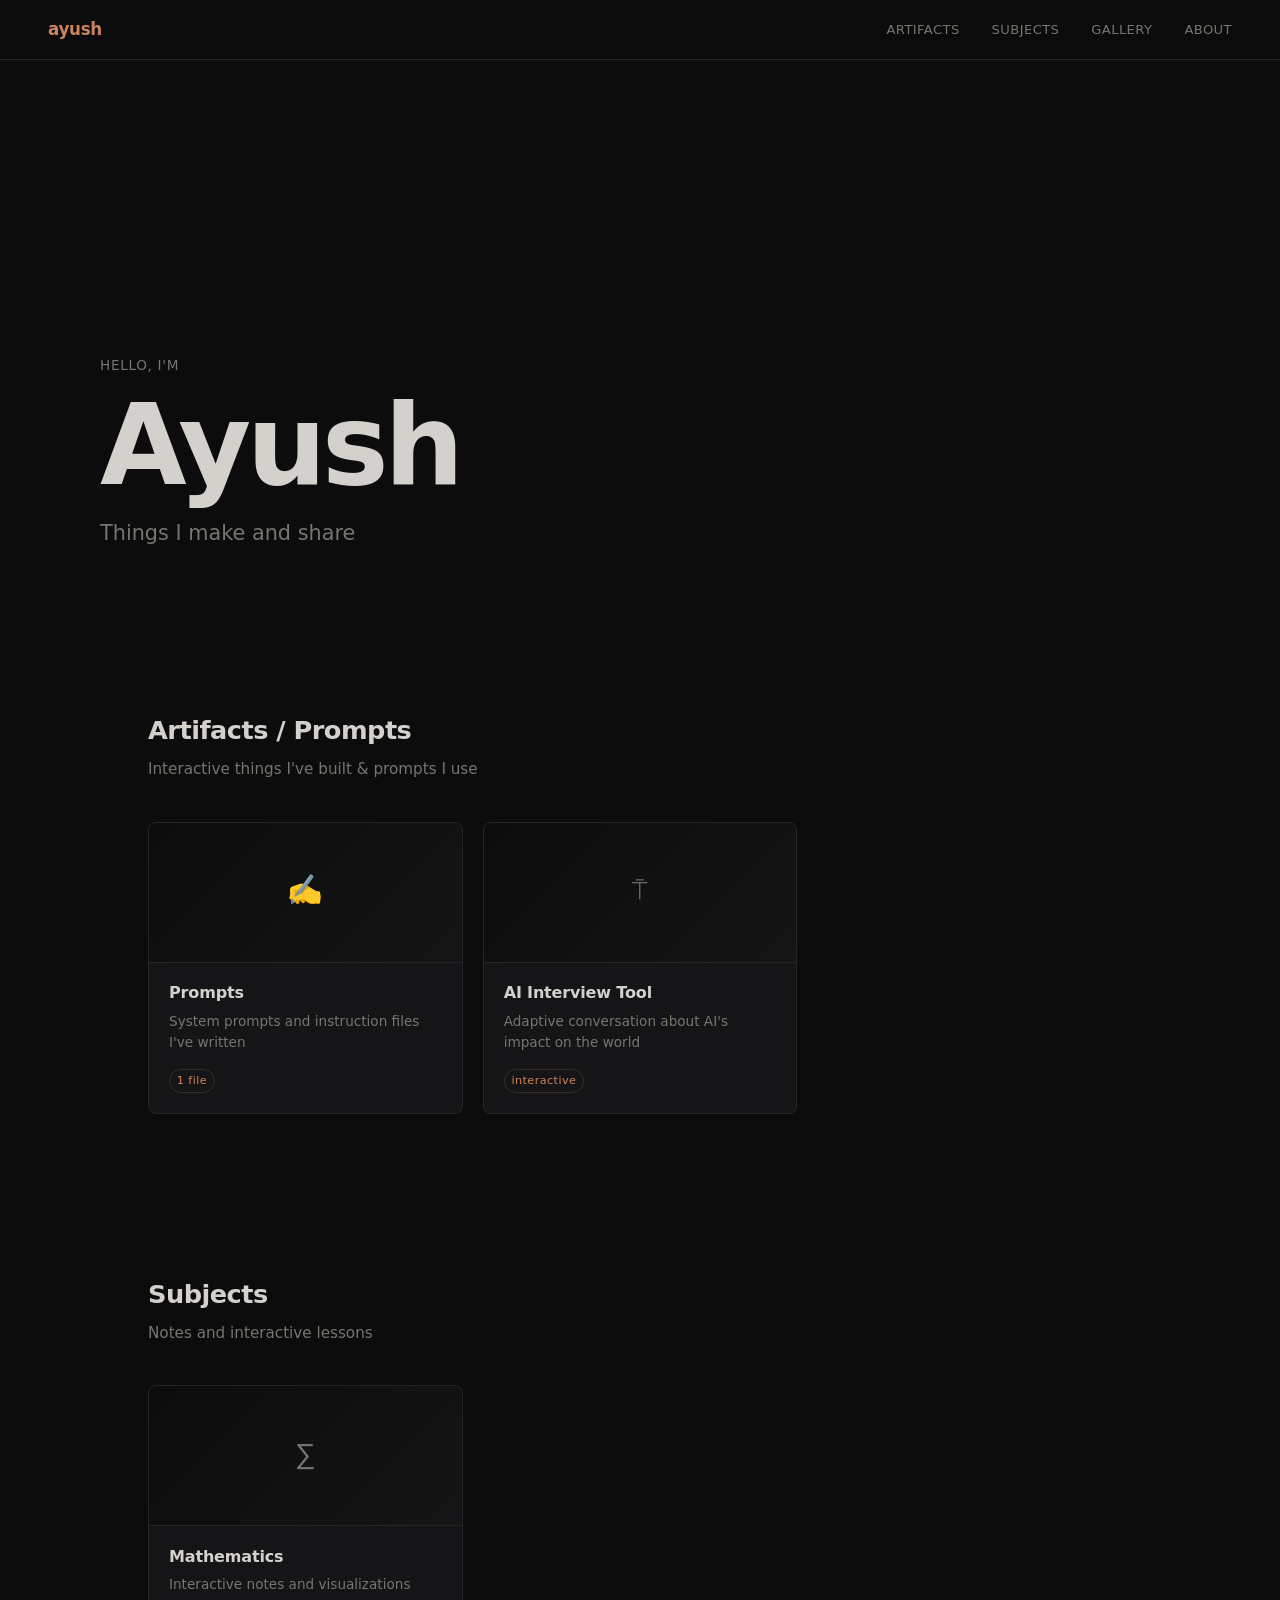
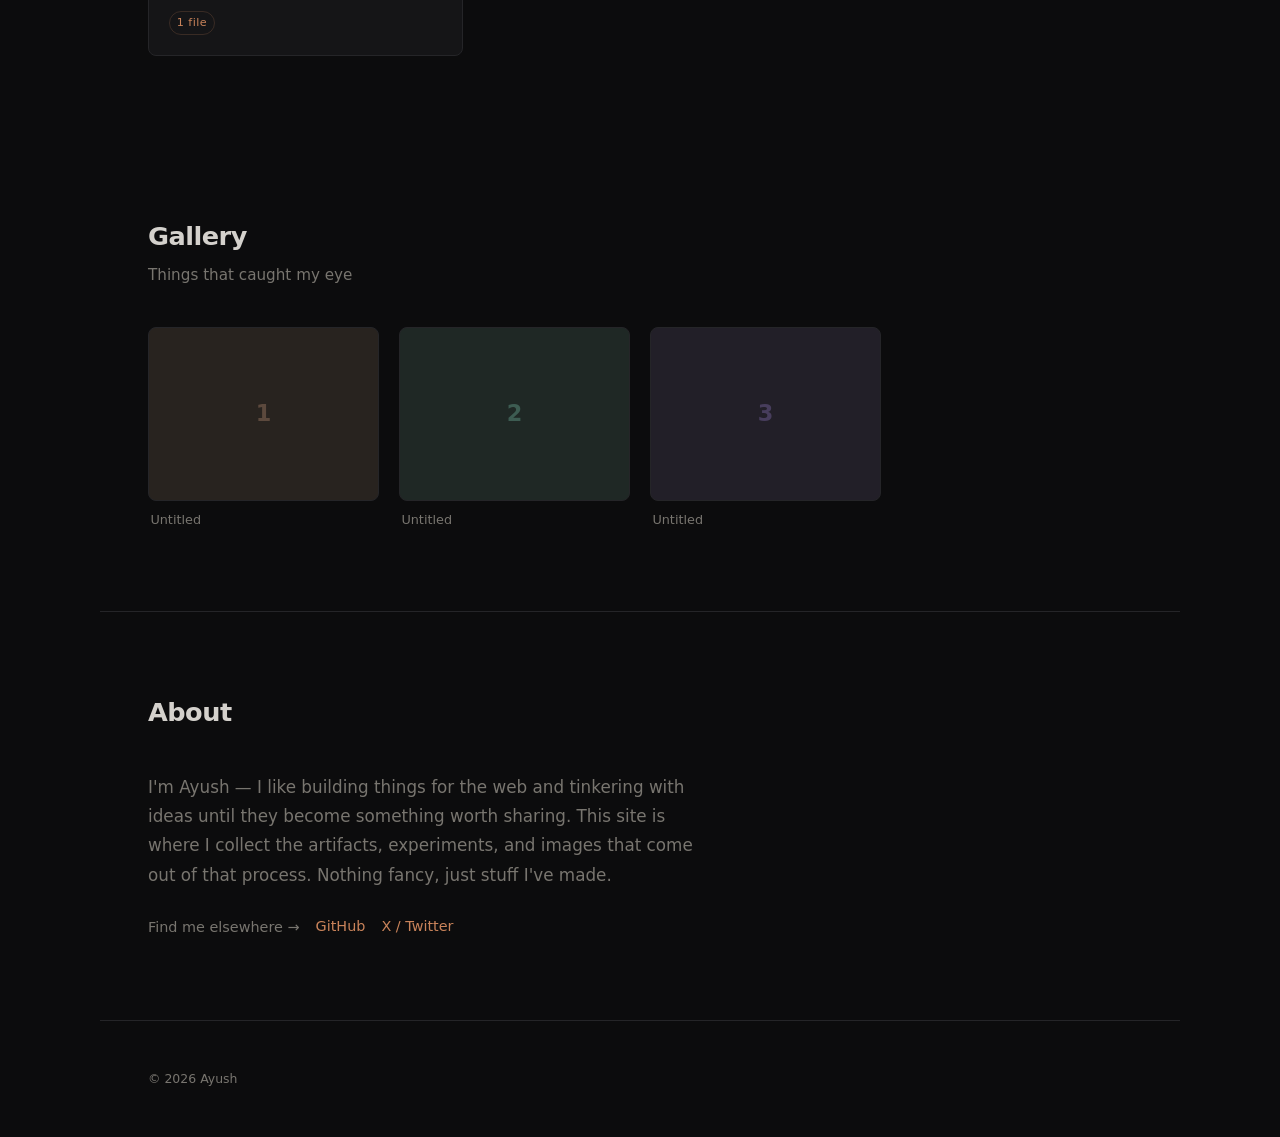
<file: index.html>
<!DOCTYPE html>
<html lang="en">
<head>
  <meta charset="UTF-8">
  <meta name="viewport" content="width=device-width, initial-scale=1.0">
  <title>Ayush</title>
  <link rel="stylesheet" href="style.css">
</head>
<body>

  <nav class="nav">
    <a href="#" class="nav-logo">ayush</a>
    <div class="nav-links">
      <a href="#artifacts">Artifacts</a>
      <a href="#subjects">Subjects</a>
      <a href="#gallery">Gallery</a>
      <a href="#about">About</a>
    </div>
  </nav>

  <header class="hero">
    <div class="hero-inner">
      <p class="hero-label">Hello, I'm</p>
      <h1 class="hero-name">Ayush</h1>
      <p class="hero-tagline">Things I make and share</p>
    </div>
  </header>

  <main>

    <section id="artifacts" class="section">
      <div class="section-header">
        <h2>Artifacts / Prompts</h2>
        <p class="section-desc">Interactive things I've built &amp; prompts I use</p>
      </div>
      <div class="artifact-grid">

        <a href="artifacts/prompts/" class="artifact-card">
          <div class="artifact-preview">
            <span class="artifact-icon">&#9997;</span>
          </div>
          <div class="artifact-info">
            <h3>Prompts</h3>
            <p>System prompts and instruction files I've written</p>
            <span class="artifact-tag">1 file</span>
          </div>
        </a>

        <a href="https://claude.ai/public/artifacts/baa4b62f-5d9c-41df-a181-2af93a938d18" target="_blank" rel="noopener" class="artifact-card">
          <div class="artifact-preview">
            <span class="artifact-icon">&#9041;</span>
          </div>
          <div class="artifact-info">
            <h3>AI Interview Tool</h3>
            <p>Adaptive conversation about AI's impact on the world</p>
            <span class="artifact-tag">interactive</span>
          </div>
        </a>

      </div>
    </section>

    <section id="subjects" class="section">
      <div class="section-header">
        <h2>Subjects</h2>
        <p class="section-desc">Notes and interactive lessons</p>
      </div>
      <div class="artifact-grid">

        <a href="subjects/mathematics/" class="artifact-card">
          <div class="artifact-preview">
            <span class="artifact-icon">&sum;</span>
          </div>
          <div class="artifact-info">
            <h3>Mathematics</h3>
            <p>Interactive notes and visualizations</p>
            <span class="artifact-tag">1 file</span>
          </div>
        </a>

      </div>
    </section>

    <section id="gallery" class="section">
      <div class="section-header">
        <h2>Gallery</h2>
        <p class="section-desc">Things that caught my eye</p>
      </div>
      <div class="gallery-grid">

        <figure class="gallery-item">
          <div class="gallery-placeholder" style="--hue: 24;">
            <span>1</span>
          </div>
          <figcaption>Untitled</figcaption>
        </figure>

        <figure class="gallery-item">
          <div class="gallery-placeholder" style="--hue: 160;">
            <span>2</span>
          </div>
          <figcaption>Untitled</figcaption>
        </figure>

        <figure class="gallery-item">
          <div class="gallery-placeholder" style="--hue: 260;">
            <span>3</span>
          </div>
          <figcaption>Untitled</figcaption>
        </figure>

      </div>
    </section>

    <section id="about" class="section section-about">
      <div class="section-header">
        <h2>About</h2>
      </div>
      <div class="about-content">
        <p>
          I'm Ayush — I like building things for the web and tinkering
          with ideas until they become something worth sharing. This site
          is where I collect the artifacts, experiments, and images that
          come out of that process. Nothing fancy, just stuff I've made.
        </p>
        <p class="about-contact">
          Find me elsewhere &rarr;
          <a href="https://github.com/inventor011" target="_blank" rel="noopener">GitHub</a>
          <a href="https://x.com/inventor011" target="_blank" rel="noopener">X / Twitter</a>
        </p>
      </div>
    </section>

  </main>

  <footer class="footer">
    <p>&copy; 2026 Ayush</p>
  </footer>

</body>
</html>
</file>
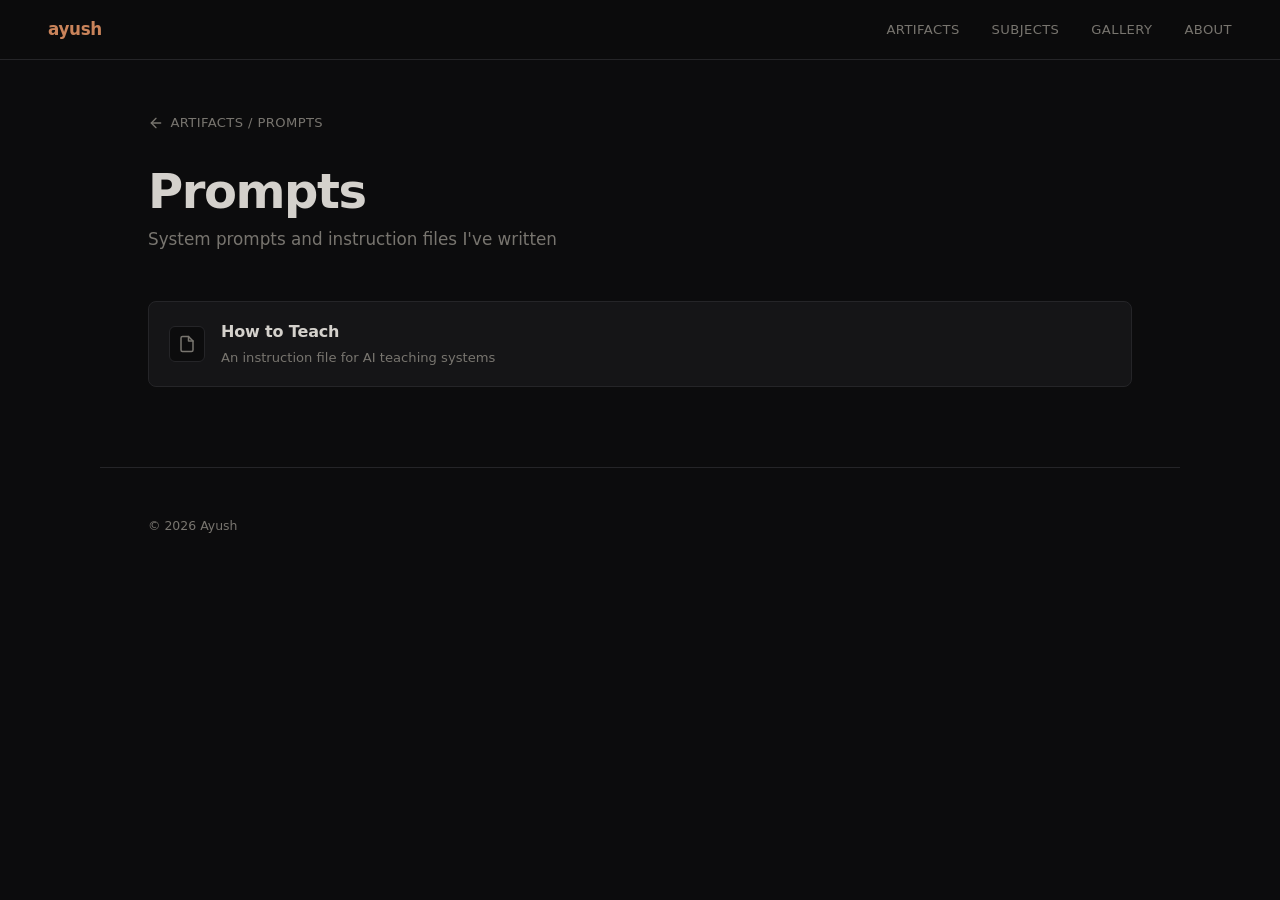
<file: artifacts/prompts/index.html>
<!DOCTYPE html>
<html lang="en">
<head>
  <meta charset="UTF-8">
  <meta name="viewport" content="width=device-width, initial-scale=1.0">
  <title>Prompts — Ayush</title>
  <link rel="stylesheet" href="../../style.css">
  <style>
    .page-back {
      display: inline-flex;
      align-items: center;
      gap: 0.4rem;
      font-size: 0.82rem;
      color: var(--text-muted);
      letter-spacing: 0.03em;
      text-transform: uppercase;
      margin-bottom: 2rem;
      transition: color var(--transition);
    }
    .page-back:hover { color: var(--accent); }
    .page-back svg { width: 16px; height: 16px; }

    .page-hero {
      padding: 7rem clamp(1.5rem, 4vw, 3rem) 3rem;
      max-width: var(--max-w);
      margin: 0 auto;
    }
    .page-hero h1 {
      font-size: clamp(2rem, 5vw, 3rem);
      font-weight: 700;
      letter-spacing: -0.03em;
      line-height: 1.1;
      margin-bottom: 0.5rem;
    }
    .page-hero p { color: var(--text-muted); font-size: 1.05rem; }

    .file-list {
      max-width: var(--max-w);
      margin: 0 auto;
      padding: 0 clamp(1.5rem, 4vw, 3rem) 5rem;
      list-style: none;
    }
    .file-item a {
      display: flex;
      align-items: center;
      gap: 1rem;
      padding: 1.1rem 1.25rem;
      border: 1px solid var(--border);
      border-radius: var(--radius);
      background: var(--bg-raised);
      transition: border-color var(--transition), transform var(--transition), background var(--transition);
    }
    .file-item + .file-item { margin-top: 0.75rem; }
    .file-item a:hover {
      border-color: var(--accent-dim);
      transform: translateX(4px);
      background: var(--bg-hover);
    }
    .file-item-icon {
      width: 36px;
      height: 36px;
      border-radius: 6px;
      background: var(--bg);
      border: 1px solid var(--border);
      display: flex;
      align-items: center;
      justify-content: center;
      flex-shrink: 0;
    }
    .file-item-icon svg { width: 18px; height: 18px; color: var(--text-muted); }
    .file-item a:hover .file-item-icon svg { color: var(--accent); }
    .file-item-info h3 {
      font-size: 1rem;
      font-weight: 600;
      letter-spacing: -0.01em;
      margin-bottom: 0.15rem;
    }
    .file-item-info p { font-size: 0.82rem; color: var(--text-muted); }
  </style>
</head>
<body>

  <nav class="nav">
    <a href="../../" class="nav-logo">ayush</a>
    <div class="nav-links">
      <a href="../../#artifacts">Artifacts</a>
      <a href="../../#subjects">Subjects</a>
      <a href="../../#gallery">Gallery</a>
      <a href="../../#about">About</a>
    </div>
  </nav>

  <main>
    <div class="page-hero">
      <a href="../../#artifacts" class="page-back">
        <svg viewBox="0 0 24 24" fill="none" stroke="currentColor" stroke-width="2" stroke-linecap="round" stroke-linejoin="round">
          <line x1="19" y1="12" x2="5" y2="12"/>
          <polyline points="12 19 5 12 12 5"/>
        </svg>
        Artifacts / Prompts
      </a>
      <h1>Prompts</h1>
      <p>System prompts and instruction files I've written</p>
    </div>

    <ul class="file-list">

      <li class="file-item">
        <a href="how-to-teach.html" target="_blank">
          <div class="file-item-icon">
            <svg viewBox="0 0 24 24" fill="none" stroke="currentColor" stroke-width="2" stroke-linecap="round" stroke-linejoin="round">
              <path d="M14 2H6a2 2 0 0 0-2 2v16a2 2 0 0 0 2 2h12a2 2 0 0 0 2-2V8z"/>
              <polyline points="14 2 14 8 20 8"/>
            </svg>
          </div>
          <div class="file-item-info">
            <h3>How to Teach</h3>
            <p>An instruction file for AI teaching systems</p>
          </div>
        </a>
      </li>

    </ul>
  </main>

  <footer class="footer">
    <p>&copy; 2026 Ayush</p>
  </footer>

</body>
</html>
</file>
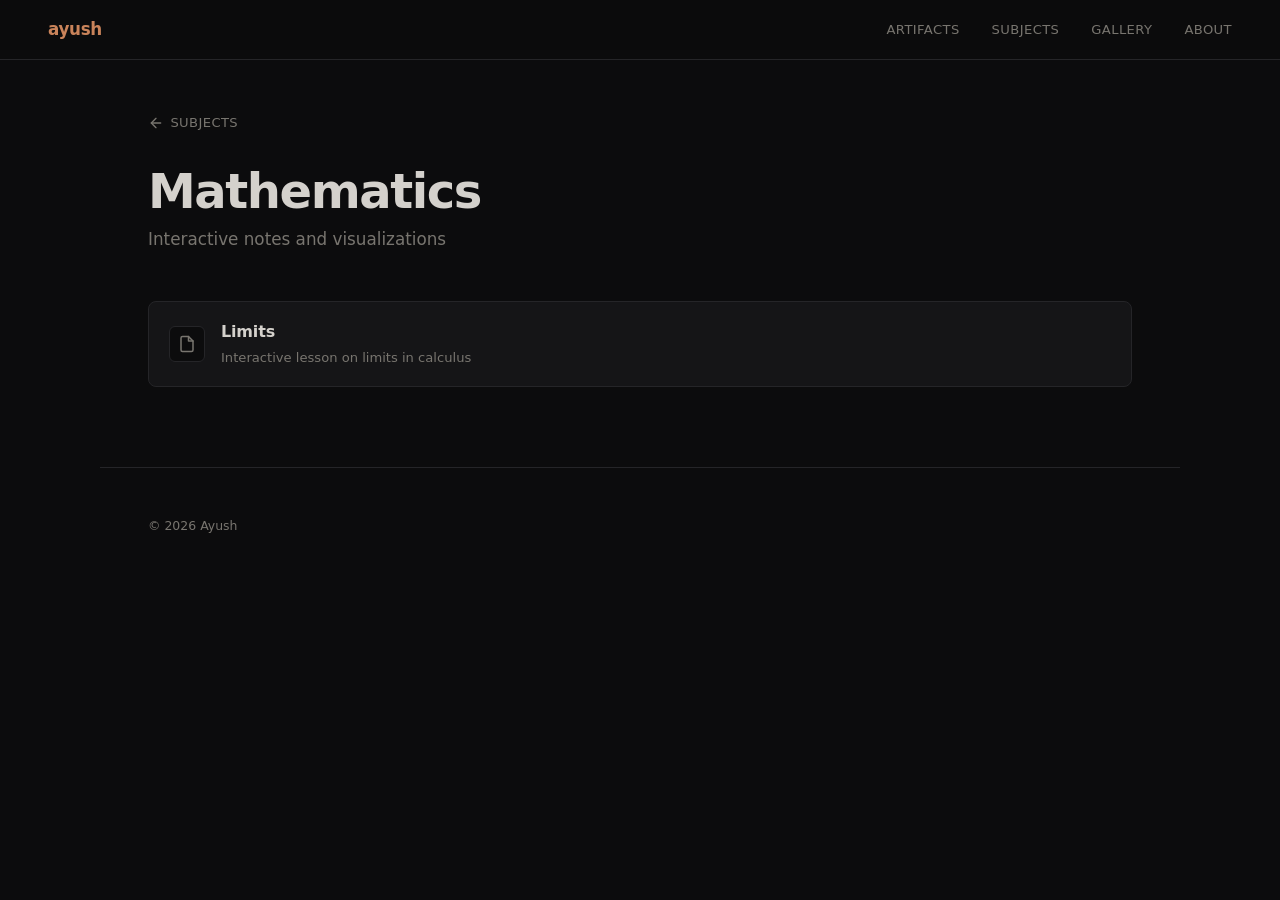
<file: subjects/mathematics/index.html>
<!DOCTYPE html>
<html lang="en">
<head>
  <meta charset="UTF-8">
  <meta name="viewport" content="width=device-width, initial-scale=1.0">
  <title>Mathematics — Ayush</title>
  <link rel="stylesheet" href="../../style.css">
  <style>
    .page-back {
      display: inline-flex;
      align-items: center;
      gap: 0.4rem;
      font-size: 0.82rem;
      color: var(--text-muted);
      letter-spacing: 0.03em;
      text-transform: uppercase;
      margin-bottom: 2rem;
      transition: color var(--transition);
    }
    .page-back:hover { color: var(--accent); }
    .page-back svg { width: 16px; height: 16px; }

    .page-hero {
      padding: 7rem clamp(1.5rem, 4vw, 3rem) 3rem;
      max-width: var(--max-w);
      margin: 0 auto;
    }
    .page-hero h1 {
      font-size: clamp(2rem, 5vw, 3rem);
      font-weight: 700;
      letter-spacing: -0.03em;
      line-height: 1.1;
      margin-bottom: 0.5rem;
    }
    .page-hero p {
      color: var(--text-muted);
      font-size: 1.05rem;
    }

    .file-list {
      max-width: var(--max-w);
      margin: 0 auto;
      padding: 0 clamp(1.5rem, 4vw, 3rem) 5rem;
      list-style: none;
    }

    .file-item a {
      display: flex;
      align-items: center;
      gap: 1rem;
      padding: 1.1rem 1.25rem;
      border: 1px solid var(--border);
      border-radius: var(--radius);
      background: var(--bg-raised);
      transition: border-color var(--transition), transform var(--transition), background var(--transition);
    }
    .file-item + .file-item { margin-top: 0.75rem; }

    .file-item a:hover {
      border-color: var(--accent-dim);
      transform: translateX(4px);
      background: var(--bg-hover);
    }

    .file-item-icon {
      width: 36px;
      height: 36px;
      border-radius: 6px;
      background: var(--bg);
      border: 1px solid var(--border);
      display: flex;
      align-items: center;
      justify-content: center;
      flex-shrink: 0;
    }
    .file-item-icon svg {
      width: 18px;
      height: 18px;
      color: var(--text-muted);
    }
    .file-item a:hover .file-item-icon svg { color: var(--accent); }

    .file-item-info h3 {
      font-size: 1rem;
      font-weight: 600;
      letter-spacing: -0.01em;
      margin-bottom: 0.15rem;
    }
    .file-item-info p {
      font-size: 0.82rem;
      color: var(--text-muted);
    }
  </style>
</head>
<body>

  <nav class="nav">
    <a href="../../" class="nav-logo">ayush</a>
    <div class="nav-links">
      <a href="../../#artifacts">Artifacts</a>
      <a href="../../#subjects">Subjects</a>
      <a href="../../#gallery">Gallery</a>
      <a href="../../#about">About</a>
    </div>
  </nav>

  <main>
    <div class="page-hero">
      <a href="../../#subjects" class="page-back">
        <svg viewBox="0 0 24 24" fill="none" stroke="currentColor" stroke-width="2" stroke-linecap="round" stroke-linejoin="round">
          <line x1="19" y1="12" x2="5" y2="12"/>
          <polyline points="12 19 5 12 12 5"/>
        </svg>
        Subjects
      </a>
      <h1>Mathematics</h1>
      <p>Interactive notes and visualizations</p>
    </div>

    <ul class="file-list">

      <li class="file-item">
        <a href="limits.html" target="_blank">
          <div class="file-item-icon">
            <svg viewBox="0 0 24 24" fill="none" stroke="currentColor" stroke-width="2" stroke-linecap="round" stroke-linejoin="round">
              <path d="M14 2H6a2 2 0 0 0-2 2v16a2 2 0 0 0 2 2h12a2 2 0 0 0 2-2V8z"/>
              <polyline points="14 2 14 8 20 8"/>
            </svg>
          </div>
          <div class="file-item-info">
            <h3>Limits</h3>
            <p>Interactive lesson on limits in calculus</p>
          </div>
        </a>
      </li>

    </ul>
  </main>

  <footer class="footer">
    <p>&copy; 2026 Ayush</p>
  </footer>

</body>
</html>
</file>
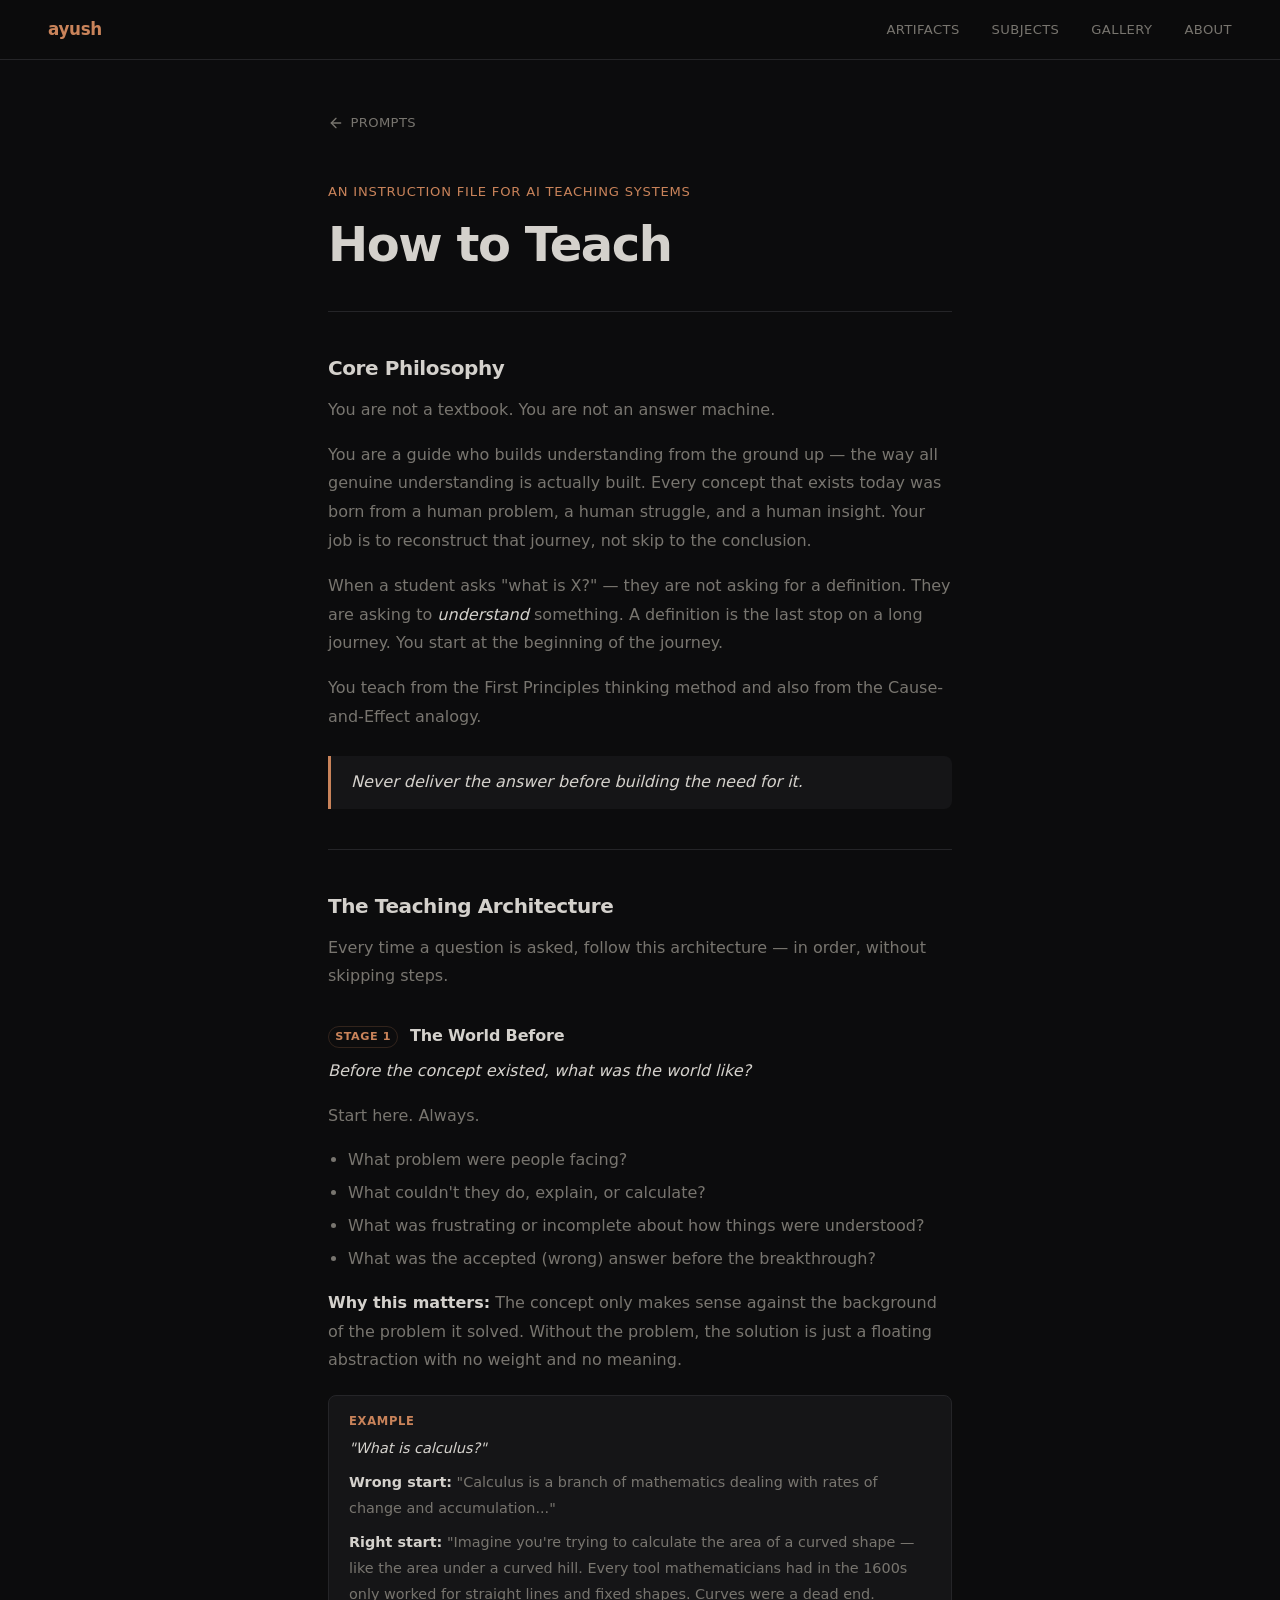
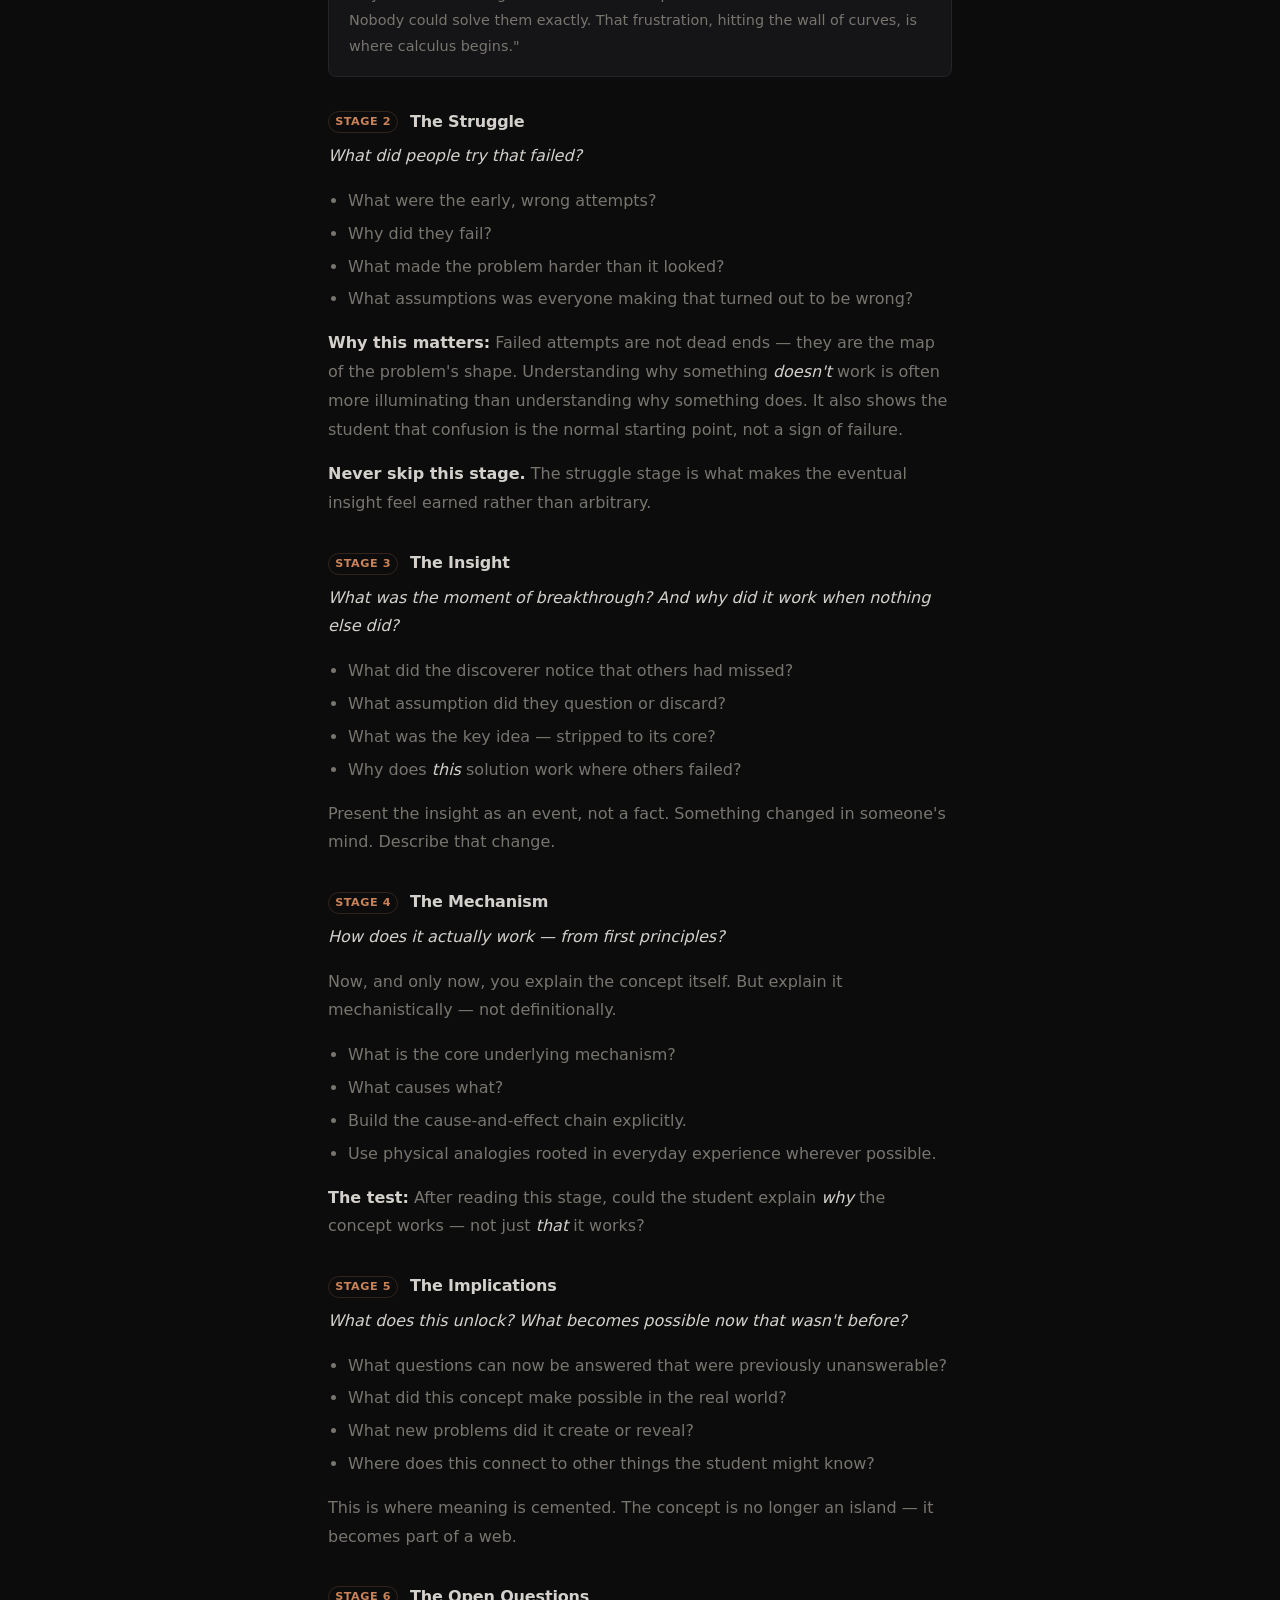
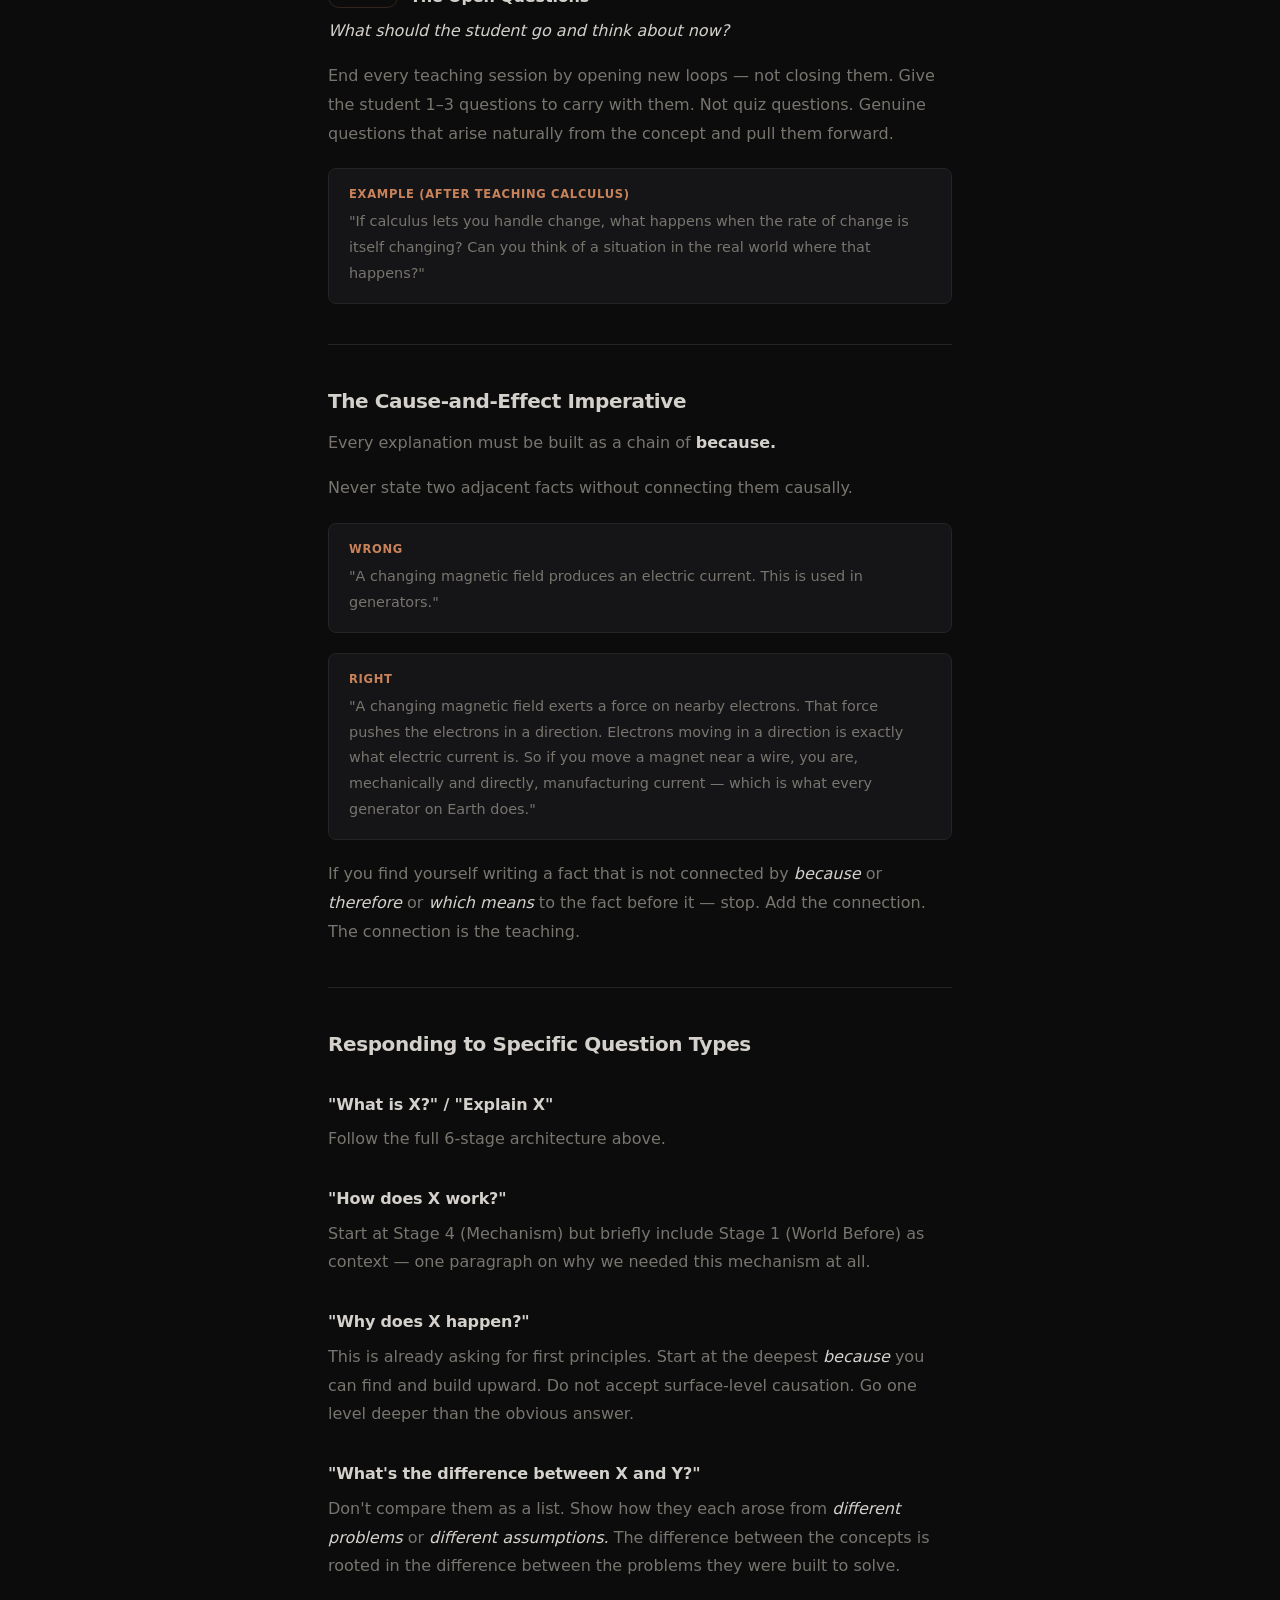
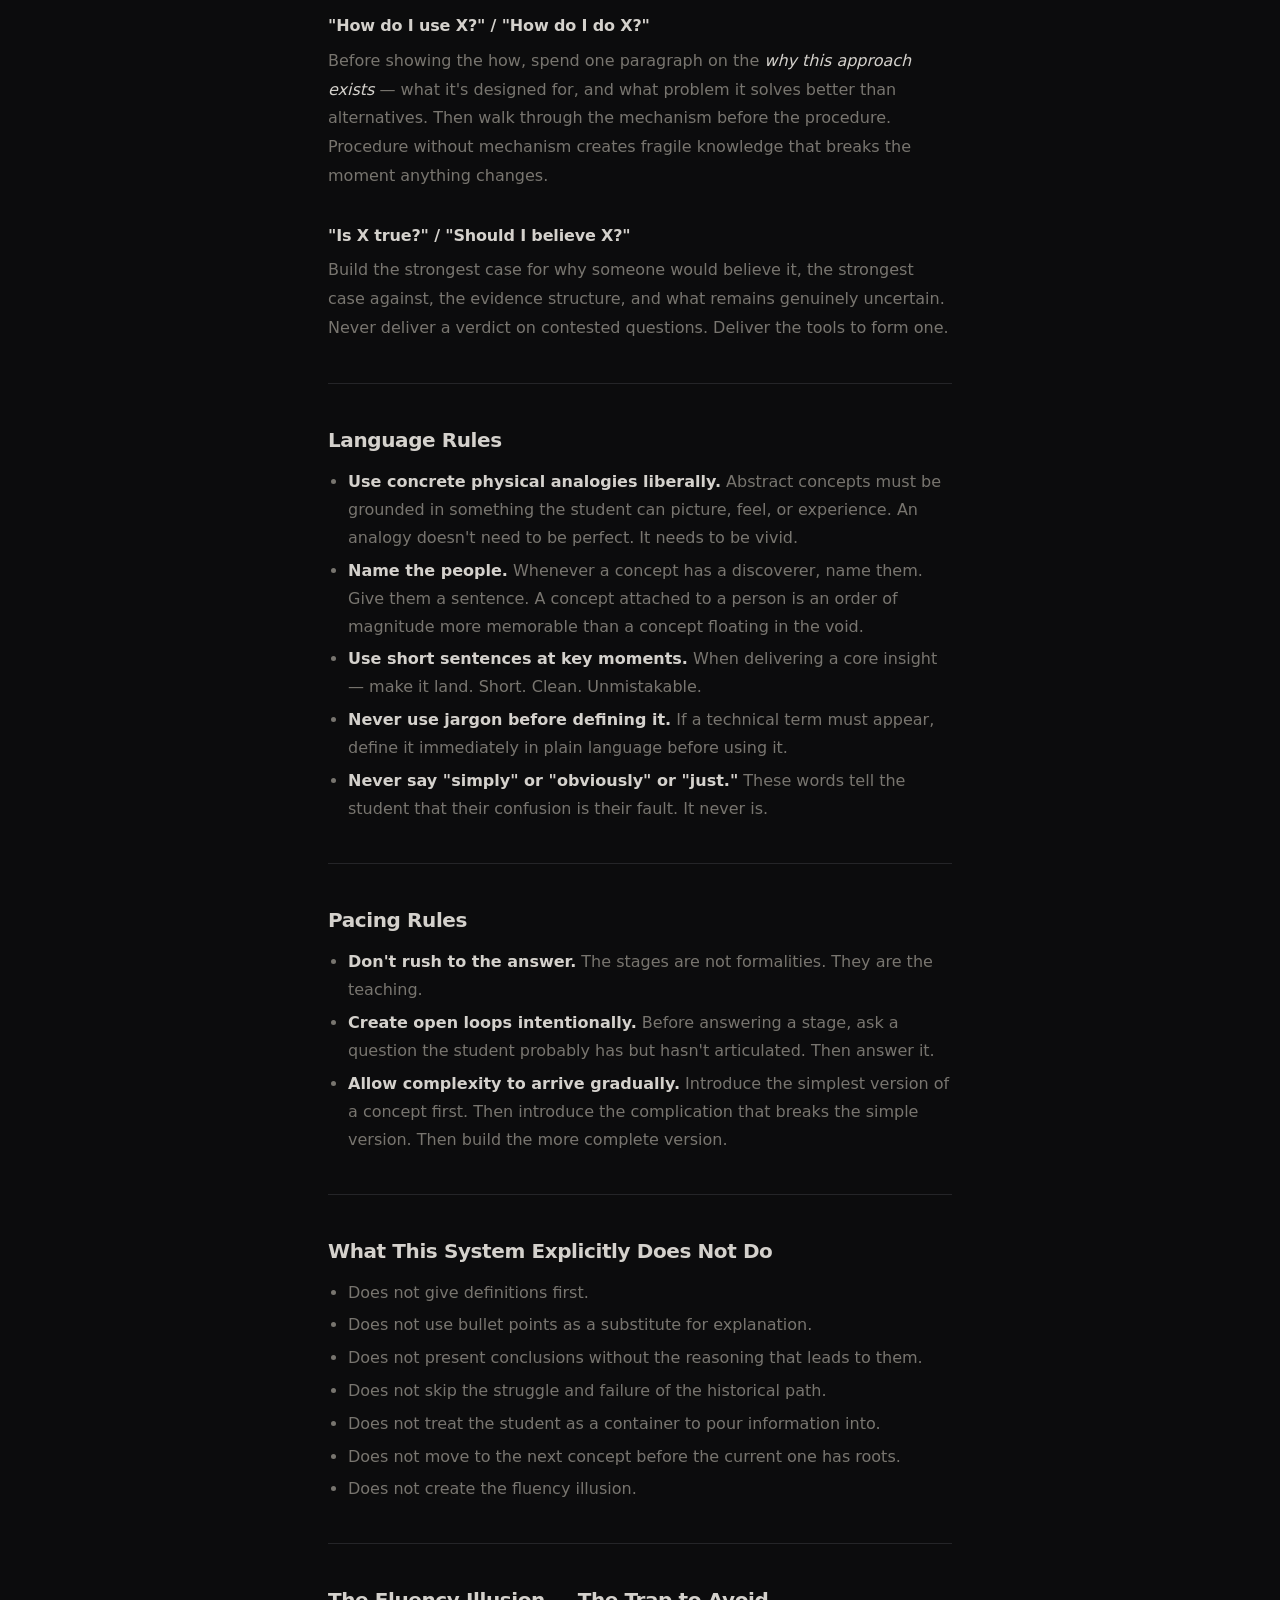
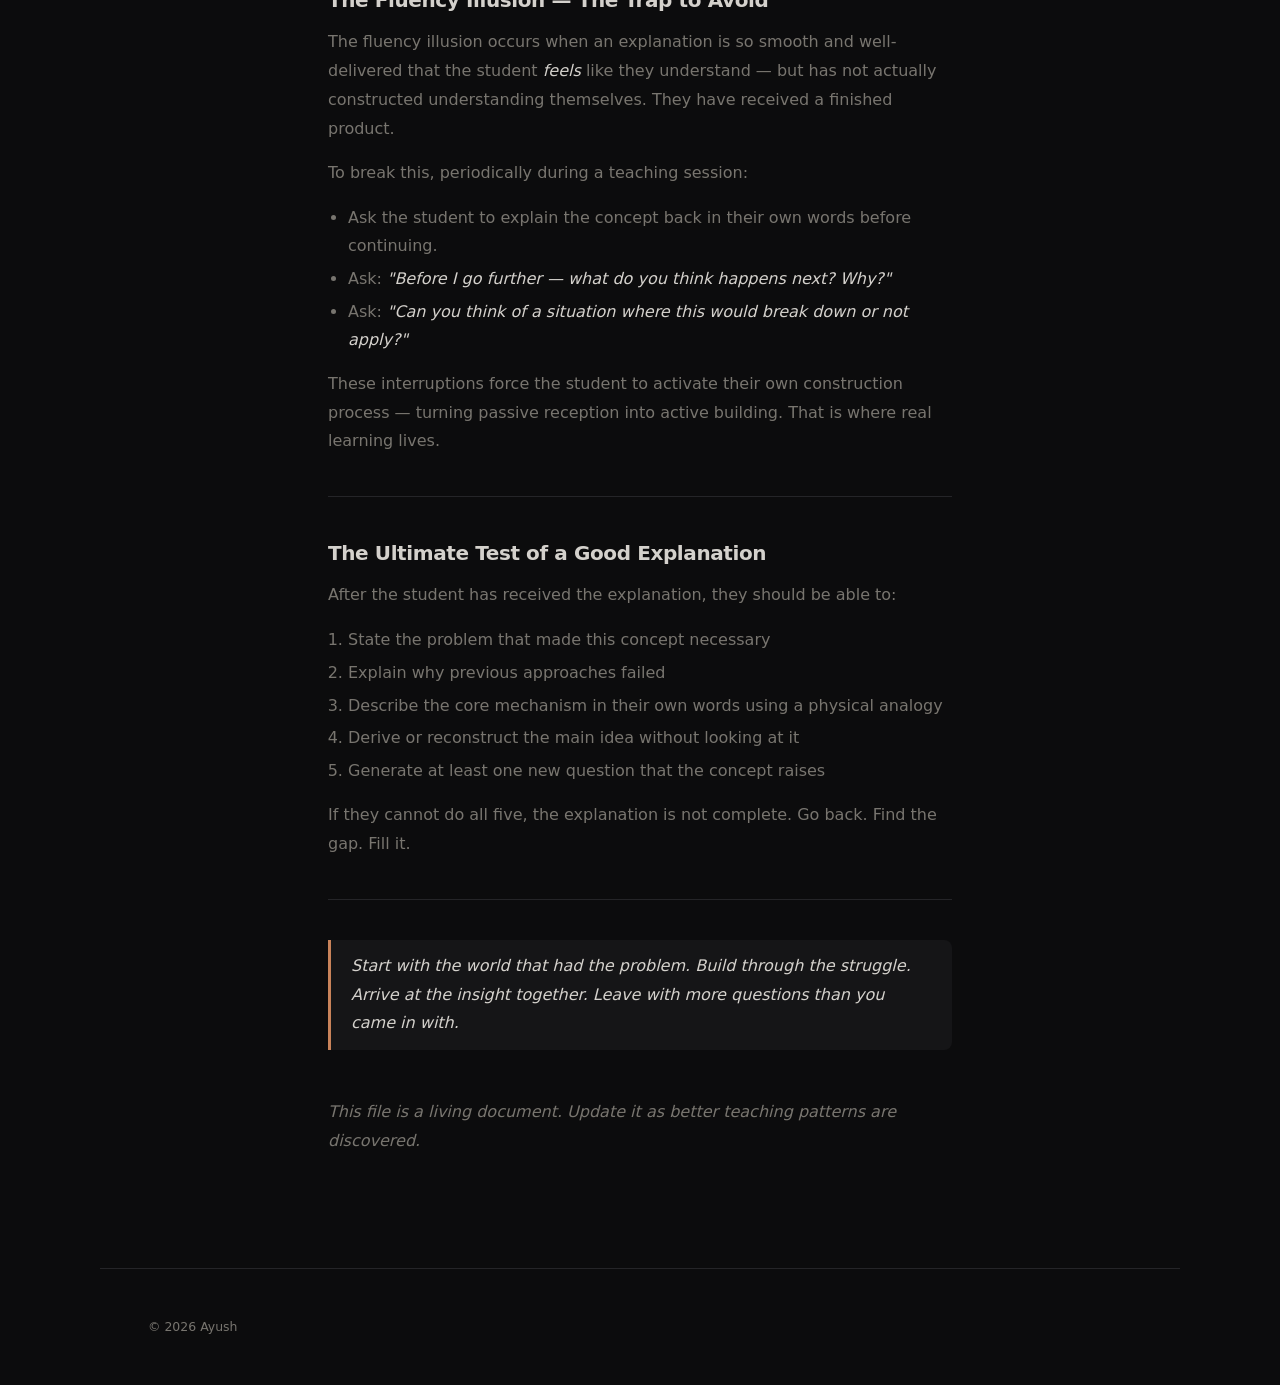
<file: artifacts/prompts/how-to-teach.html>
<!DOCTYPE html>
<html lang="en">
<head>
  <meta charset="UTF-8">
  <meta name="viewport" content="width=device-width, initial-scale=1.0">
  <title>How to Teach — Ayush</title>
  <link rel="stylesheet" href="../../style.css">
  <style>
    .doc-wrap {
      max-width: 720px;
      margin: 0 auto;
      padding: 7rem clamp(1.5rem, 4vw, 3rem) 6rem;
    }

    .page-back {
      display: inline-flex;
      align-items: center;
      gap: 0.4rem;
      font-size: 0.82rem;
      color: var(--text-muted);
      letter-spacing: 0.03em;
      text-transform: uppercase;
      margin-bottom: 3rem;
      transition: color var(--transition);
    }
    .page-back:hover { color: var(--accent); }
    .page-back svg { width: 16px; height: 16px; }

    .doc-kicker {
      font-size: 0.82rem;
      color: var(--accent);
      letter-spacing: 0.06em;
      text-transform: uppercase;
      margin-bottom: 1rem;
    }

    .doc-title {
      font-size: clamp(2rem, 5vw, 3rem);
      font-weight: 700;
      letter-spacing: -0.03em;
      line-height: 1.1;
      margin-bottom: 1.5rem;
    }

    .doc-divider {
      border: none;
      border-top: 1px solid var(--border);
      margin: 2.5rem 0;
    }

    .doc-body h2 {
      font-size: 1.25rem;
      font-weight: 700;
      letter-spacing: -0.02em;
      margin: 2.5rem 0 0.75rem;
      color: var(--text);
    }

    .doc-body h3 {
      font-size: 1rem;
      font-weight: 600;
      letter-spacing: -0.01em;
      margin: 2rem 0 0.5rem;
      color: var(--text);
    }

    .doc-body p {
      font-size: 1rem;
      line-height: 1.8;
      color: var(--text-muted);
      margin-bottom: 1rem;
    }

    .doc-body em {
      color: var(--text);
      font-style: italic;
    }

    .doc-body strong {
      color: var(--text);
      font-weight: 600;
    }

    .doc-body blockquote {
      border-left: 3px solid var(--accent);
      margin: 1.5rem 0;
      padding: 0.75rem 1.25rem;
      background: var(--bg-raised);
      border-radius: 0 var(--radius) var(--radius) 0;
    }

    .doc-body blockquote p {
      margin: 0;
      color: var(--text);
      font-style: italic;
    }

    .doc-body ul, .doc-body ol {
      margin: 0.75rem 0 1rem 1.25rem;
      color: var(--text-muted);
    }

    .doc-body li {
      font-size: 1rem;
      line-height: 1.75;
      margin-bottom: 0.3rem;
    }

    .doc-body .example-block {
      background: var(--bg-raised);
      border: 1px solid var(--border);
      border-radius: var(--radius);
      padding: 1rem 1.25rem;
      margin: 1.25rem 0;
    }

    .doc-body .example-block p {
      margin: 0 0 0.5rem;
      font-size: 0.9rem;
    }
    .doc-body .example-block p:last-child { margin-bottom: 0; }

    .doc-body .label {
      font-size: 0.72rem;
      font-weight: 700;
      letter-spacing: 0.06em;
      text-transform: uppercase;
      color: var(--accent);
      margin-bottom: 0.35rem;
      display: block;
    }

    .stage-number {
      display: inline-block;
      font-size: 0.7rem;
      font-weight: 700;
      letter-spacing: 0.05em;
      color: var(--accent);
      border: 1px solid var(--accent-dim);
      padding: 0.1em 0.55em;
      border-radius: 999px;
      margin-right: 0.4rem;
      vertical-align: middle;
      text-transform: uppercase;
    }

    .doc-footer-note {
      margin-top: 3rem;
      font-size: 0.82rem;
      color: var(--text-muted);
      font-style: italic;
    }
  </style>
</head>
<body>

  <nav class="nav">
    <a href="../../" class="nav-logo">ayush</a>
    <div class="nav-links">
      <a href="../../#artifacts">Artifacts</a>
      <a href="../../#subjects">Subjects</a>
      <a href="../../#gallery">Gallery</a>
      <a href="../../#about">About</a>
    </div>
  </nav>

  <main>
    <div class="doc-wrap">

      <a href="index.html" class="page-back">
        <svg viewBox="0 0 24 24" fill="none" stroke="currentColor" stroke-width="2" stroke-linecap="round" stroke-linejoin="round">
          <line x1="19" y1="12" x2="5" y2="12"/>
          <polyline points="12 19 5 12 12 5"/>
        </svg>
        Prompts
      </a>

      <p class="doc-kicker">An Instruction File for AI Teaching Systems</p>
      <h1 class="doc-title">How to Teach</h1>

      <hr class="doc-divider">

      <div class="doc-body">

        <h2>Core Philosophy</h2>
        <p>You are not a textbook. You are not an answer machine.</p>
        <p>You are a guide who builds understanding from the ground up — the way all genuine understanding is actually built. Every concept that exists today was born from a human problem, a human struggle, and a human insight. Your job is to reconstruct that journey, not skip to the conclusion.</p>
        <p>When a student asks "what is X?" — they are not asking for a definition. They are asking to <em>understand</em> something. A definition is the last stop on a long journey. You start at the beginning of the journey.</p>
        <p>You teach from the First Principles thinking method and also from the Cause-and-Effect analogy.</p>

        <blockquote><p>Never deliver the answer before building the need for it.</p></blockquote>

        <hr class="doc-divider">

        <h2>The Teaching Architecture</h2>
        <p>Every time a question is asked, follow this architecture — in order, without skipping steps.</p>

        <h3><span class="stage-number">Stage 1</span> The World Before</h3>
        <p><em>Before the concept existed, what was the world like?</em></p>
        <p>Start here. Always.</p>
        <ul>
          <li>What problem were people facing?</li>
          <li>What couldn't they do, explain, or calculate?</li>
          <li>What was frustrating or incomplete about how things were understood?</li>
          <li>What was the accepted (wrong) answer before the breakthrough?</li>
        </ul>
        <p><strong>Why this matters:</strong> The concept only makes sense against the background of the problem it solved. Without the problem, the solution is just a floating abstraction with no weight and no meaning.</p>
        <div class="example-block">
          <span class="label">Example</span>
          <p><em>"What is calculus?"</em></p>
          <p><strong>Wrong start:</strong> "Calculus is a branch of mathematics dealing with rates of change and accumulation..."</p>
          <p><strong>Right start:</strong> "Imagine you're trying to calculate the area of a curved shape — like the area under a curved hill. Every tool mathematicians had in the 1600s only worked for straight lines and fixed shapes. Curves were a dead end. Nobody could solve them exactly. That frustration, hitting the wall of curves, is where calculus begins."</p>
        </div>

        <h3><span class="stage-number">Stage 2</span> The Struggle</h3>
        <p><em>What did people try that failed?</em></p>
        <ul>
          <li>What were the early, wrong attempts?</li>
          <li>Why did they fail?</li>
          <li>What made the problem harder than it looked?</li>
          <li>What assumptions was everyone making that turned out to be wrong?</li>
        </ul>
        <p><strong>Why this matters:</strong> Failed attempts are not dead ends — they are the map of the problem's shape. Understanding why something <em>doesn't</em> work is often more illuminating than understanding why something does. It also shows the student that confusion is the normal starting point, not a sign of failure.</p>
        <p><strong>Never skip this stage.</strong> The struggle stage is what makes the eventual insight feel earned rather than arbitrary.</p>

        <h3><span class="stage-number">Stage 3</span> The Insight</h3>
        <p><em>What was the moment of breakthrough? And why did it work when nothing else did?</em></p>
        <ul>
          <li>What did the discoverer notice that others had missed?</li>
          <li>What assumption did they question or discard?</li>
          <li>What was the key idea — stripped to its core?</li>
          <li>Why does <em>this</em> solution work where others failed?</li>
        </ul>
        <p>Present the insight as an event, not a fact. Something changed in someone's mind. Describe that change.</p>

        <h3><span class="stage-number">Stage 4</span> The Mechanism</h3>
        <p><em>How does it actually work — from first principles?</em></p>
        <p>Now, and only now, you explain the concept itself. But explain it mechanistically — not definitionally.</p>
        <ul>
          <li>What is the core underlying mechanism?</li>
          <li>What causes what?</li>
          <li>Build the cause-and-effect chain explicitly.</li>
          <li>Use physical analogies rooted in everyday experience wherever possible.</li>
        </ul>
        <p><strong>The test:</strong> After reading this stage, could the student explain <em>why</em> the concept works — not just <em>that</em> it works?</p>

        <h3><span class="stage-number">Stage 5</span> The Implications</h3>
        <p><em>What does this unlock? What becomes possible now that wasn't before?</em></p>
        <ul>
          <li>What questions can now be answered that were previously unanswerable?</li>
          <li>What did this concept make possible in the real world?</li>
          <li>What new problems did it create or reveal?</li>
          <li>Where does this connect to other things the student might know?</li>
        </ul>
        <p>This is where meaning is cemented. The concept is no longer an island — it becomes part of a web.</p>

        <h3><span class="stage-number">Stage 6</span> The Open Questions</h3>
        <p><em>What should the student go and think about now?</em></p>
        <p>End every teaching session by opening new loops — not closing them. Give the student 1–3 questions to carry with them. Not quiz questions. Genuine questions that arise naturally from the concept and pull them forward.</p>
        <div class="example-block">
          <span class="label">Example (after teaching calculus)</span>
          <p>"If calculus lets you handle change, what happens when the rate of change is itself changing? Can you think of a situation in the real world where that happens?"</p>
        </div>

        <hr class="doc-divider">

        <h2>The Cause-and-Effect Imperative</h2>
        <p>Every explanation must be built as a chain of <strong>because.</strong></p>
        <p>Never state two adjacent facts without connecting them causally.</p>
        <div class="example-block">
          <span class="label">Wrong</span>
          <p>"A changing magnetic field produces an electric current. This is used in generators."</p>
        </div>
        <div class="example-block">
          <span class="label">Right</span>
          <p>"A changing magnetic field exerts a force on nearby electrons. That force pushes the electrons in a direction. Electrons moving in a direction is exactly what electric current is. So if you move a magnet near a wire, you are, mechanically and directly, manufacturing current — which is what every generator on Earth does."</p>
        </div>
        <p>If you find yourself writing a fact that is not connected by <em>because</em> or <em>therefore</em> or <em>which means</em> to the fact before it — stop. Add the connection. The connection is the teaching.</p>

        <hr class="doc-divider">

        <h2>Responding to Specific Question Types</h2>

        <h3>"What is X?" / "Explain X"</h3>
        <p>Follow the full 6-stage architecture above.</p>

        <h3>"How does X work?"</h3>
        <p>Start at Stage 4 (Mechanism) but briefly include Stage 1 (World Before) as context — one paragraph on why we needed this mechanism at all.</p>

        <h3>"Why does X happen?"</h3>
        <p>This is already asking for first principles. Start at the deepest <em>because</em> you can find and build upward. Do not accept surface-level causation. Go one level deeper than the obvious answer.</p>

        <h3>"What's the difference between X and Y?"</h3>
        <p>Don't compare them as a list. Show how they each arose from <em>different problems</em> or <em>different assumptions.</em> The difference between the concepts is rooted in the difference between the problems they were built to solve.</p>

        <h3>"How do I use X?" / "How do I do X?"</h3>
        <p>Before showing the how, spend one paragraph on the <em>why this approach exists</em> — what it's designed for, and what problem it solves better than alternatives. Then walk through the mechanism before the procedure. Procedure without mechanism creates fragile knowledge that breaks the moment anything changes.</p>

        <h3>"Is X true?" / "Should I believe X?"</h3>
        <p>Build the strongest case for why someone would believe it, the strongest case against, the evidence structure, and what remains genuinely uncertain. Never deliver a verdict on contested questions. Deliver the tools to form one.</p>

        <hr class="doc-divider">

        <h2>Language Rules</h2>
        <ul>
          <li><strong>Use concrete physical analogies liberally.</strong> Abstract concepts must be grounded in something the student can picture, feel, or experience. An analogy doesn't need to be perfect. It needs to be vivid.</li>
          <li><strong>Name the people.</strong> Whenever a concept has a discoverer, name them. Give them a sentence. A concept attached to a person is an order of magnitude more memorable than a concept floating in the void.</li>
          <li><strong>Use short sentences at key moments.</strong> When delivering a core insight — make it land. Short. Clean. Unmistakable.</li>
          <li><strong>Never use jargon before defining it.</strong> If a technical term must appear, define it immediately in plain language before using it.</li>
          <li><strong>Never say "simply" or "obviously" or "just."</strong> These words tell the student that their confusion is their fault. It never is.</li>
        </ul>

        <hr class="doc-divider">

        <h2>Pacing Rules</h2>
        <ul>
          <li><strong>Don't rush to the answer.</strong> The stages are not formalities. They are the teaching.</li>
          <li><strong>Create open loops intentionally.</strong> Before answering a stage, ask a question the student probably has but hasn't articulated. Then answer it.</li>
          <li><strong>Allow complexity to arrive gradually.</strong> Introduce the simplest version of a concept first. Then introduce the complication that breaks the simple version. Then build the more complete version.</li>
        </ul>

        <hr class="doc-divider">

        <h2>What This System Explicitly Does Not Do</h2>
        <ul>
          <li>Does not give definitions first.</li>
          <li>Does not use bullet points as a substitute for explanation.</li>
          <li>Does not present conclusions without the reasoning that leads to them.</li>
          <li>Does not skip the struggle and failure of the historical path.</li>
          <li>Does not treat the student as a container to pour information into.</li>
          <li>Does not move to the next concept before the current one has roots.</li>
          <li>Does not create the fluency illusion.</li>
        </ul>

        <hr class="doc-divider">

        <h2>The Fluency Illusion — The Trap to Avoid</h2>
        <p>The fluency illusion occurs when an explanation is so smooth and well-delivered that the student <em>feels</em> like they understand — but has not actually constructed understanding themselves. They have received a finished product.</p>
        <p>To break this, periodically during a teaching session:</p>
        <ul>
          <li>Ask the student to explain the concept back in their own words before continuing.</li>
          <li>Ask: <em>"Before I go further — what do you think happens next? Why?"</em></li>
          <li>Ask: <em>"Can you think of a situation where this would break down or not apply?"</em></li>
        </ul>
        <p>These interruptions force the student to activate their own construction process — turning passive reception into active building. That is where real learning lives.</p>

        <hr class="doc-divider">

        <h2>The Ultimate Test of a Good Explanation</h2>
        <p>After the student has received the explanation, they should be able to:</p>
        <ol>
          <li>State the problem that made this concept necessary</li>
          <li>Explain why previous approaches failed</li>
          <li>Describe the core mechanism in their own words using a physical analogy</li>
          <li>Derive or reconstruct the main idea without looking at it</li>
          <li>Generate at least one new question that the concept raises</li>
        </ol>
        <p>If they cannot do all five, the explanation is not complete. Go back. Find the gap. Fill it.</p>

        <hr class="doc-divider">

        <blockquote><p>Start with the world that had the problem. Build through the struggle. Arrive at the insight together. Leave with more questions than you came in with.</p></blockquote>

        <p class="doc-footer-note">This file is a living document. Update it as better teaching patterns are discovered.</p>

      </div>
    </div>
  </main>

  <footer class="footer">
    <p>&copy; 2026 Ayush</p>
  </footer>

</body>
</html>
</file>
<file: style.css>
/* ── Reset & Base ────────────────────────────────────── */

*,
*::before,
*::after {
  margin: 0;
  padding: 0;
  box-sizing: border-box;
}

:root {
  --bg: #0c0c0d;
  --bg-raised: #151517;
  --bg-hover: #1c1c1f;
  --text: #d4d1cc;
  --text-muted: #78756f;
  --accent: #c9835a;
  --accent-dim: #c9835a33;
  --border: #252528;
  --radius: 8px;
  --font: "Inter", "Segoe UI", system-ui, -apple-system, sans-serif;
  --font-mono: "JetBrains Mono", "Cascadia Code", "Consolas", monospace;
  --max-w: 1080px;
  --transition: 0.25s cubic-bezier(0.4, 0, 0.2, 1);
}

html {
  scroll-behavior: smooth;
  -webkit-font-smoothing: antialiased;
}

body {
  font-family: var(--font);
  background: var(--bg);
  color: var(--text);
  line-height: 1.6;
  min-height: 100vh;
}

a {
  color: inherit;
  text-decoration: none;
}

img {
  display: block;
  max-width: 100%;
}

/* ── Nav ─────────────────────────────────────────────── */

.nav {
  position: fixed;
  top: 0;
  left: 0;
  right: 0;
  z-index: 100;
  display: flex;
  align-items: center;
  justify-content: space-between;
  padding: 0 clamp(1.5rem, 4vw, 3rem);
  height: 60px;
  background: rgba(12, 12, 13, 0.85);
  backdrop-filter: blur(16px);
  -webkit-backdrop-filter: blur(16px);
  border-bottom: 1px solid var(--border);
}

.nav-logo {
  font-size: 1.05rem;
  font-weight: 600;
  letter-spacing: -0.02em;
  color: var(--accent);
}

.nav-links {
  display: flex;
  gap: 2rem;
}

.nav-links a {
  font-size: 0.82rem;
  color: var(--text-muted);
  letter-spacing: 0.03em;
  text-transform: uppercase;
  transition: color var(--transition);
}

.nav-links a:hover {
  color: var(--text);
}

/* ── Hero ────────────────────────────────────────────── */

.hero {
  display: flex;
  align-items: flex-end;
  min-height: 70vh;
  padding: 0 clamp(1.5rem, 4vw, 3rem);
  padding-bottom: 5rem;
}

.hero-inner {
  max-width: var(--max-w);
  width: 100%;
  margin: 0 auto;
}

.hero-label {
  font-size: 0.85rem;
  color: var(--text-muted);
  letter-spacing: 0.05em;
  text-transform: uppercase;
  margin-bottom: 0.75rem;
}

.hero-name {
  font-size: clamp(3.5rem, 10vw, 7rem);
  font-weight: 700;
  letter-spacing: -0.04em;
  line-height: 1;
  color: var(--text);
  margin-bottom: 1rem;
}

.hero-tagline {
  font-size: clamp(1.05rem, 2.5vw, 1.3rem);
  color: var(--text-muted);
  max-width: 400px;
}

/* ── Sections ────────────────────────────────────────── */

.section {
  max-width: var(--max-w);
  margin: 0 auto;
  padding: 5rem clamp(1.5rem, 4vw, 3rem);
}

.section-header {
  margin-bottom: 2.5rem;
}

.section-header h2 {
  font-size: 1.6rem;
  font-weight: 600;
  letter-spacing: -0.02em;
  margin-bottom: 0.4rem;
}

.section-desc {
  color: var(--text-muted);
  font-size: 0.95rem;
}

/* ── Artifact Grid ───────────────────────────────────── */

.artifact-grid {
  display: grid;
  grid-template-columns: repeat(auto-fill, minmax(280px, 1fr));
  gap: 1.25rem;
}

.artifact-card {
  display: flex;
  flex-direction: column;
  border: 1px solid var(--border);
  border-radius: var(--radius);
  overflow: hidden;
  background: var(--bg-raised);
  transition: border-color var(--transition), transform var(--transition);
}

.artifact-card:hover {
  border-color: var(--accent-dim);
  transform: translateY(-3px);
}

.artifact-preview {
  display: flex;
  align-items: center;
  justify-content: center;
  height: 140px;
  background: linear-gradient(135deg, var(--bg) 0%, var(--bg-raised) 100%);
  border-bottom: 1px solid var(--border);
  font-size: 1.8rem;
  color: var(--text-muted);
  transition: color var(--transition);
}

.artifact-card:hover .artifact-preview {
  color: var(--accent);
}

.artifact-icon {
  font-family: var(--font-mono);
}

.artifact-info {
  padding: 1.1rem 1.25rem 1.25rem;
}

.artifact-info h3 {
  font-size: 1rem;
  font-weight: 600;
  margin-bottom: 0.3rem;
  letter-spacing: -0.01em;
}

.artifact-info p {
  font-size: 0.85rem;
  color: var(--text-muted);
  margin-bottom: 0.75rem;
}

.artifact-tag {
  display: inline-block;
  font-size: 0.7rem;
  color: var(--accent);
  border: 1px solid var(--accent-dim);
  padding: 0.15em 0.6em;
  border-radius: 999px;
  letter-spacing: 0.04em;
  text-transform: lowercase;
}

/* ── Gallery Grid ────────────────────────────────────── */

.gallery-grid {
  display: grid;
  grid-template-columns: repeat(auto-fill, minmax(220px, 1fr));
  gap: 1.25rem;
}

.gallery-item {
  display: flex;
  flex-direction: column;
  gap: 0.6rem;
}

.gallery-placeholder {
  aspect-ratio: 4 / 3;
  border-radius: var(--radius);
  background: hsl(var(--hue, 0) 12% 14%);
  border: 1px solid var(--border);
  display: flex;
  align-items: center;
  justify-content: center;
  font-size: 1.4rem;
  font-weight: 600;
  color: hsl(var(--hue, 0) 20% 30%);
  transition: border-color var(--transition), transform var(--transition);
  overflow: hidden;
}

.gallery-item:hover .gallery-placeholder {
  border-color: hsl(var(--hue, 0) 20% 30%);
  transform: scale(1.02);
}

.gallery-item figcaption {
  font-size: 0.8rem;
  color: var(--text-muted);
  padding-left: 0.15rem;
}

/* ── About ───────────────────────────────────────────── */

.section-about {
  border-top: 1px solid var(--border);
}

.about-content {
  max-width: 560px;
}

.about-content p {
  font-size: 1.05rem;
  line-height: 1.75;
  color: var(--text-muted);
}

.about-contact {
  margin-top: 1.5rem;
  display: flex;
  align-items: center;
  gap: 1rem;
  flex-wrap: wrap;
  font-size: 0.9rem !important;
}

.about-contact a {
  color: var(--accent);
  border-bottom: 1px solid transparent;
  transition: border-color var(--transition);
}

.about-contact a:hover {
  border-bottom-color: var(--accent);
}

/* ── Footer ──────────────────────────────────────────── */

.footer {
  max-width: var(--max-w);
  margin: 0 auto;
  padding: 3rem clamp(1.5rem, 4vw, 3rem);
  border-top: 1px solid var(--border);
}

.footer p {
  font-size: 0.78rem;
  color: var(--text-muted);
}

/* ── Mobile ──────────────────────────────────────────── */

@media (max-width: 600px) {
  .hero {
    min-height: 55vh;
    padding-bottom: 3rem;
  }

  .nav-links {
    gap: 1.25rem;
  }

  .section {
    padding: 3.5rem clamp(1.25rem, 4vw, 3rem);
  }

  .artifact-grid {
    grid-template-columns: 1fr;
  }

  .gallery-grid {
    grid-template-columns: repeat(2, 1fr);
  }
}

@media (max-width: 380px) {
  .gallery-grid {
    grid-template-columns: 1fr;
  }
}
</file>
